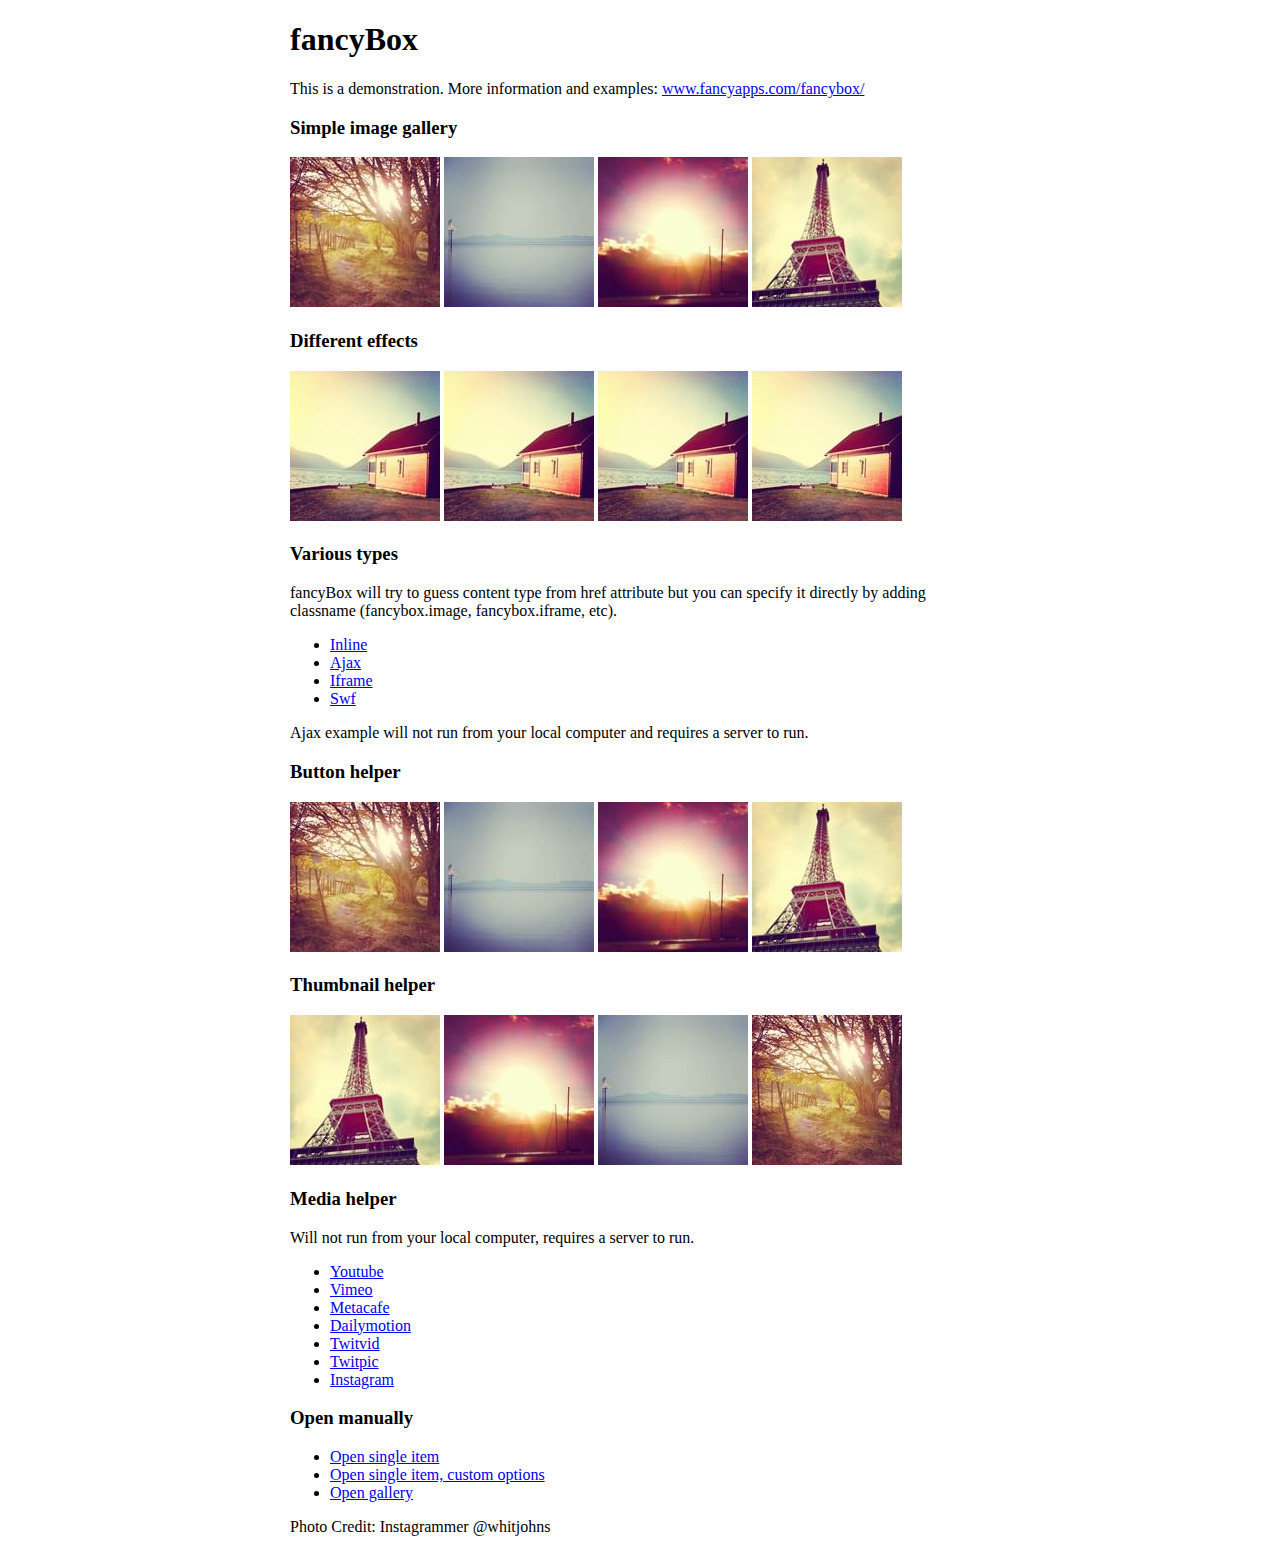
<file: fancybox/demo/index.html>
<!DOCTYPE html>
<html>
<head>
	<title>fancyBox - Fancy jQuery Lightbox Alternative | Demonstration</title>
	<meta http-equiv="Content-Type" content="text/html; charset=UTF-8" />

	<!-- Add jQuery library -->
	<script type="text/javascript" src="../lib/jquery-1.10.1.min.js"></script>

	<!-- Add mousewheel plugin (this is optional) -->
	<script type="text/javascript" src="../lib/jquery.mousewheel-3.0.6.pack.js"></script>

	<!-- Add fancyBox main JS and CSS files -->
	<script type="text/javascript" src="../source/jquery.fancybox.js?v=2.1.5"></script>
	<link rel="stylesheet" type="text/css" href="../source/jquery.fancybox.css?v=2.1.5" media="screen" />

	<!-- Add Button helper (this is optional) -->
	<link rel="stylesheet" type="text/css" href="../source/helpers/jquery.fancybox-buttons.css?v=1.0.5" />
	<script type="text/javascript" src="../source/helpers/jquery.fancybox-buttons.js?v=1.0.5"></script>

	<!-- Add Thumbnail helper (this is optional) -->
	<link rel="stylesheet" type="text/css" href="../source/helpers/jquery.fancybox-thumbs.css?v=1.0.7" />
	<script type="text/javascript" src="../source/helpers/jquery.fancybox-thumbs.js?v=1.0.7"></script>

	<!-- Add Media helper (this is optional) -->
	<script type="text/javascript" src="../source/helpers/jquery.fancybox-media.js?v=1.0.6"></script>

	<script type="text/javascript">
		$(document).ready(function() {
			/*
			 *  Simple image gallery. Uses default settings
			 */

			$('.fancybox').fancybox();

			/*
			 *  Different effects
			 */

			// Change title type, overlay closing speed
			$(".fancybox-effects-a").fancybox({
				helpers: {
					title : {
						type : 'outside'
					},
					overlay : {
						speedOut : 0
					}
				}
			});

			// Disable opening and closing animations, change title type
			$(".fancybox-effects-b").fancybox({
				openEffect  : 'none',
				closeEffect	: 'none',

				helpers : {
					title : {
						type : 'over'
					}
				}
			});

			// Set custom style, close if clicked, change title type and overlay color
			$(".fancybox-effects-c").fancybox({
				wrapCSS    : 'fancybox-custom',
				closeClick : true,

				openEffect : 'none',

				helpers : {
					title : {
						type : 'inside'
					},
					overlay : {
						css : {
							'background' : 'rgba(238,238,238,0.85)'
						}
					}
				}
			});

			// Remove padding, set opening and closing animations, close if clicked and disable overlay
			$(".fancybox-effects-d").fancybox({
				padding: 0,

				openEffect : 'elastic',
				openSpeed  : 150,

				closeEffect : 'elastic',
				closeSpeed  : 150,

				closeClick : true,

				helpers : {
					overlay : null
				}
			});

			/*
			 *  Button helper. Disable animations, hide close button, change title type and content
			 */

			$('.fancybox-buttons').fancybox({
				openEffect  : 'none',
				closeEffect : 'none',

				prevEffect : 'none',
				nextEffect : 'none',

				closeBtn  : false,

				helpers : {
					title : {
						type : 'inside'
					},
					buttons	: {}
				},

				afterLoad : function() {
					this.title = 'Image ' + (this.index + 1) + ' of ' + this.group.length + (this.title ? ' - ' + this.title : '');
				}
			});


			/*
			 *  Thumbnail helper. Disable animations, hide close button, arrows and slide to next gallery item if clicked
			 */

			$('.fancybox-thumbs').fancybox({
				prevEffect : 'none',
				nextEffect : 'none',

				closeBtn  : false,
				arrows    : false,
				nextClick : true,

				helpers : {
					thumbs : {
						width  : 50,
						height : 50
					}
				}
			});

			/*
			 *  Media helper. Group items, disable animations, hide arrows, enable media and button helpers.
			*/
			$('.fancybox-media')
				.attr('rel', 'media-gallery')
				.fancybox({
					openEffect : 'none',
					closeEffect : 'none',
					prevEffect : 'none',
					nextEffect : 'none',

					arrows : false,
					helpers : {
						media : {},
						buttons : {}
					}
				});

			/*
			 *  Open manually
			 */

			$("#fancybox-manual-a").click(function() {
				$.fancybox.open('1_b.jpg');
			});

			$("#fancybox-manual-b").click(function() {
				$.fancybox.open({
					href : 'iframe.html',
					type : 'iframe',
					padding : 5
				});
			});

			$("#fancybox-manual-c").click(function() {
				$.fancybox.open([
					{
						href : '1_b.jpg',
						title : 'My title'
					}, {
						href : '2_b.jpg',
						title : '2nd title'
					}, {
						href : '3_b.jpg'
					}
				], {
					helpers : {
						thumbs : {
							width: 75,
							height: 50
						}
					}
				});
			});


		});
	</script>
	<style type="text/css">
		.fancybox-custom .fancybox-skin {
			box-shadow: 0 0 50px #222;
		}

		body {
			max-width: 700px;
			margin: 0 auto;
		}
	</style>
</head>
<body>
	<h1>fancyBox</h1>

	<p>This is a demonstration. More information and examples: <a href="http://fancyapps.com/fancybox/">www.fancyapps.com/fancybox/</a></p>

	<h3>Simple image gallery</h3>
	<p>
		<a class="fancybox" href="1_b.jpg" data-fancybox-group="gallery" title="Lorem ipsum dolor sit amet"><img src="1_s.jpg" alt="" /></a>

		<a class="fancybox" href="2_b.jpg" data-fancybox-group="gallery" title="Etiam quis mi eu elit temp"><img src="2_s.jpg" alt="" /></a>

		<a class="fancybox" href="3_b.jpg" data-fancybox-group="gallery" title="Cras neque mi, semper leon"><img src="3_s.jpg" alt="" /></a>

		<a class="fancybox" href="4_b.jpg" data-fancybox-group="gallery" title="Sed vel sapien vel sem uno"><img src="4_s.jpg" alt="" /></a>
	</p>

	<h3>Different effects</h3>
	<p>
		<a class="fancybox-effects-a" href="5_b.jpg" title="Lorem ipsum dolor sit amet, consectetur adipiscing elit"><img src="5_s.jpg" alt="" /></a>

		<a class="fancybox-effects-b" href="5_b.jpg" title="Lorem ipsum dolor sit amet, consectetur adipiscing elit"><img src="5_s.jpg" alt="" /></a>

		<a class="fancybox-effects-c" href="5_b.jpg" title="Lorem ipsum dolor sit amet, consectetur adipiscing elit"><img src="5_s.jpg" alt="" /></a>

		<a class="fancybox-effects-d" href="5_b.jpg" title="Lorem ipsum dolor sit amet, consectetur adipiscing elit"><img src="5_s.jpg" alt="" /></a>
	</p>

	<h3>Various types</h3>
	<p>
		fancyBox will try to guess content type from href attribute but you can specify it directly by adding classname (fancybox.image, fancybox.iframe, etc).
	</p>
	<ul>
		<li><a class="fancybox" href="#inline1" title="Lorem ipsum dolor sit amet">Inline</a></li>
		<li><a class="fancybox fancybox.ajax" href="ajax.txt">Ajax</a></li>
		<li><a class="fancybox fancybox.iframe" href="iframe.html">Iframe</a></li>
		<li><a class="fancybox" href="http://www.adobe.com/jp/events/cs3_web_edition_tour/swfs/perform.swf">Swf</a></li>
	</ul>

	<div id="inline1" style="width:400px;display: none;">
		<h3>Etiam quis mi eu elit</h3>
		<p>
			Lorem ipsum dolor sit amet, consectetur adipiscing elit. Etiam quis mi eu elit tempor facilisis id et neque. Nulla sit amet sem sapien. Vestibulum imperdiet porta ante ac ornare. Nulla et lorem eu nibh adipiscing ultricies nec at lacus. Cras laoreet ultricies sem, at blandit mi eleifend aliquam. Nunc enim ipsum, vehicula non pretium varius, cursus ac tortor. Vivamus fringilla congue laoreet. Quisque ultrices sodales orci, quis rhoncus justo auctor in. Phasellus dui eros, bibendum eu feugiat ornare, faucibus eu mi. Nunc aliquet tempus sem, id aliquam diam varius ac. Maecenas nisl nunc, molestie vitae eleifend vel, iaculis sed magna. Aenean tempus lacus vitae orci posuere porttitor eget non felis. Donec lectus elit, aliquam nec eleifend sit amet, vestibulum sed nunc.
		</p>
	</div>

	<p>
		Ajax example will not run from your local computer and requires a server to run.
	</p>

	<h3>Button helper</h3>
	<p>
		<a class="fancybox-buttons" data-fancybox-group="button" href="1_b.jpg"><img src="1_s.jpg" alt="" /></a>

		<a class="fancybox-buttons" data-fancybox-group="button" href="2_b.jpg"><img src="2_s.jpg" alt="" /></a>

		<a class="fancybox-buttons" data-fancybox-group="button" href="3_b.jpg"><img src="3_s.jpg" alt="" /></a>

		<a class="fancybox-buttons" data-fancybox-group="button" href="4_b.jpg"><img src="4_s.jpg" alt="" /></a>
	</p>

	<h3>Thumbnail helper</h3>
	<p>
		<a class="fancybox-thumbs" data-fancybox-group="thumb" href="4_b.jpg"><img src="4_s.jpg" alt="" /></a>

		<a class="fancybox-thumbs" data-fancybox-group="thumb" href="3_b.jpg"><img src="3_s.jpg" alt="" /></a>

		<a class="fancybox-thumbs" data-fancybox-group="thumb" href="2_b.jpg"><img src="2_s.jpg" alt="" /></a>

		<a class="fancybox-thumbs" data-fancybox-group="thumb" href="1_b.jpg"><img src="1_s.jpg" alt="" /></a>
	</p>

	<h3>Media helper</h3>
	<p>
		Will not run from your local computer, requires a server to run.
	</p>

	<ul>
		<li><a class="fancybox-media" href="http://www.youtube.com/watch?v=opj24KnzrWo">Youtube</a></li>
		<li><a class="fancybox-media" href="http://vimeo.com/47480346">Vimeo</a></li>
		<li><a class="fancybox-media" href="http://www.metacafe.com/watch/7635964/">Metacafe</a></li>
		<li><a class="fancybox-media" href="http://www.dailymotion.com/video/xoeylt_electric-guest-this-head-i-hold_music">Dailymotion</a></li>
		<li><a class="fancybox-media" href="http://twitvid.com/QY7MD">Twitvid</a></li>
		<li><a class="fancybox-media" href="http://twitpic.com/7p93st">Twitpic</a></li>
		<li><a class="fancybox-media" href="http://instagr.am/p/IejkuUGxQn">Instagram</a></li>
	</ul>

	<h3>Open manually</h3>
	<ul>
		<li><a id="fancybox-manual-a" href="javascript:;">Open single item</a></li>
		<li><a id="fancybox-manual-b" href="javascript:;">Open single item, custom options</a></li>
		<li><a id="fancybox-manual-c" href="javascript:;">Open gallery</a></li>
	</ul>

	<p>
		Photo Credit: Instagrammer @whitjohns
	</p>
</body>
</html>
</file>
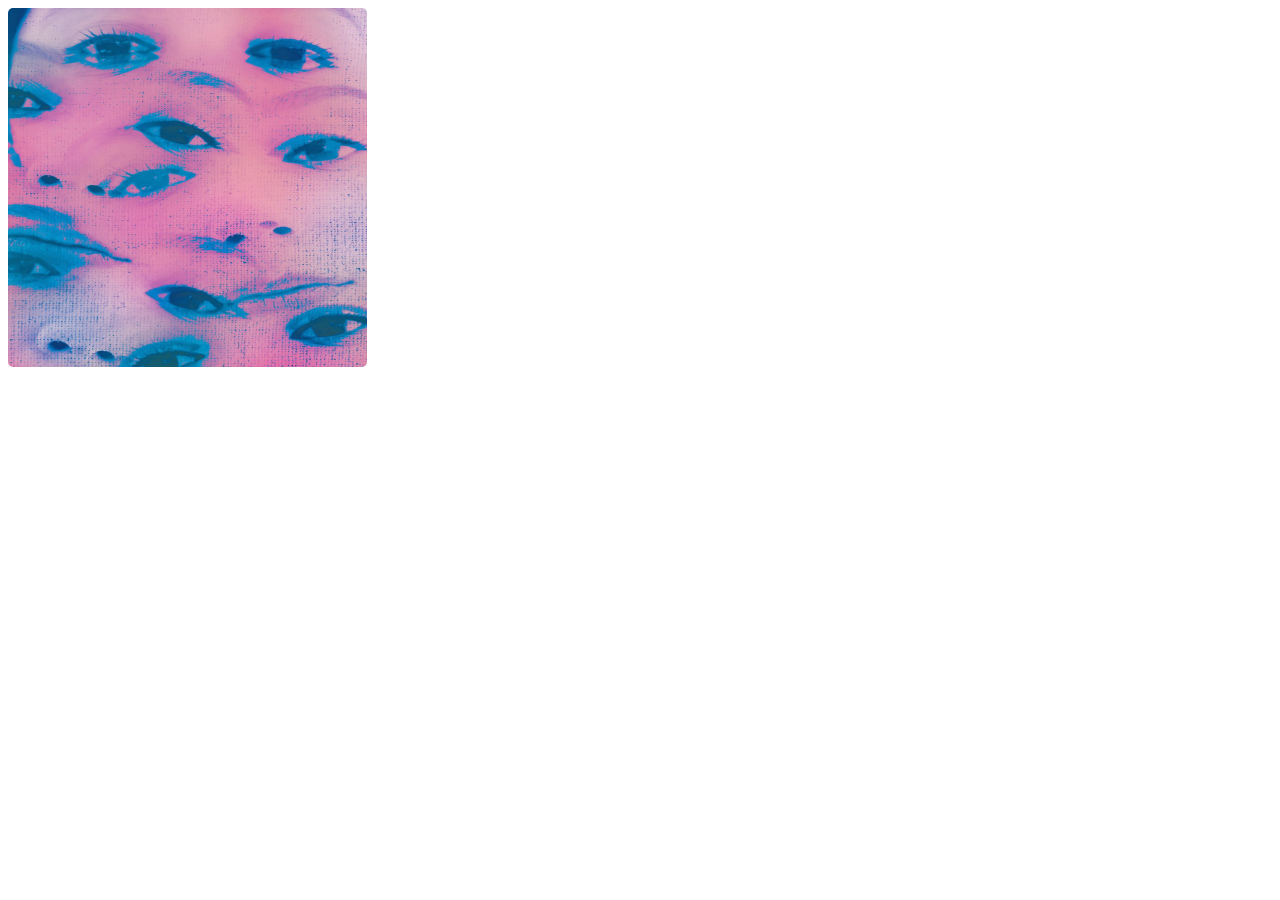
<file: demo.html>
<!DOCTYPE html>
<html>
<head>
<style>
#myImg {
    border-radius: 5px;
    cursor: pointer;
    transition: 0.3s;
}

#myImg:hover {opacity: 0.7;}

/* The Modal (background) */
.modal {
    display: none; /* Hidden by default */
    position: fixed; /* Stay in place */
    z-index: 1; /* Sit on top */
    padding-top: 100px; /* Location of the box */
    left: 0;
    top: 0;
    width: 100%; /* Full width */
    height: 100%; /* Full height */
    overflow: auto; /* Enable scroll if needed */
    background-color: rgb(0,0,0); /* Fallback color */
    background-color: rgba(0,0,0,0.9); /* Black w/ opacity */
}

/* Modal Content (image) */
.modal-content {
    margin: auto;
    display: block;
    width: 80%;
    max-width: 700px;
}

/* Caption of Modal Image */
#caption {
    margin: auto;
    display: block;
    width: 80%;
    max-width: 700px;
    text-align: center;
    color: #ccc;
    padding: 10px 0;
    height: 150px;
}

/* Add Animation */
.modal-content, #caption {
    -webkit-animation-name: zoom;
    -webkit-animation-duration: 0.6s;
    animation-name: zoom;
    animation-duration: 0.6s;
}

@-webkit-keyframes zoom {
    from {-webkit-transform:scale(0)}
    to {-webkit-transform:scale(1)}
}

@keyframes zoom {
    from {transform:scale(0)}
    to {transform:scale(1)}
}

/* The Close Button */
.close {
    position: absolute;
    top: 15px;
    right: 35px;
    color: #f1f1f1;
    font-size: 40px;
    font-weight: bold;
    transition: 0.3s;
}

.close:hover,
.close:focus {
    color: #bbb;
    text-decoration: none;
    cursor: pointer;
}

/* 100% Image Width on Smaller Screens */
@media only screen and (max-width: 700px){
    .modal-content {
        width: 100%;
    }
}
</style>
</head>
<body>


<img id="myImg" src="photos/eyes.jpg" alt="My Eyes by me" width="359" height="359">

<!-- The Modal -->
<div id="myModal" class="modal">
  <span class="close">×</span>
  <img class="modal-content" id="img01">
  <div id="caption"></div>
</div>

<script>
// Get the modal
var modal = document.getElementById('myModal');

// Get the image and insert it inside the modal - use its "alt" text as a caption
var img = document.getElementById('myImg');
var modalImg = document.getElementById("img01");
var captionText = document.getElementById("caption");
img.onclick = function(){
    modal.style.display = "block";
    modalImg.src = this.src;
    captionText.innerHTML = this.alt;
}

// Get the <span> element that closes the modal
var span = document.getElementsByClassName("close")[0];

// When the user clicks on <span> (x), close the modal
span.onclick = function() {
    modal.style.display = "none";
}
</script>

</body>
</html>
</file>
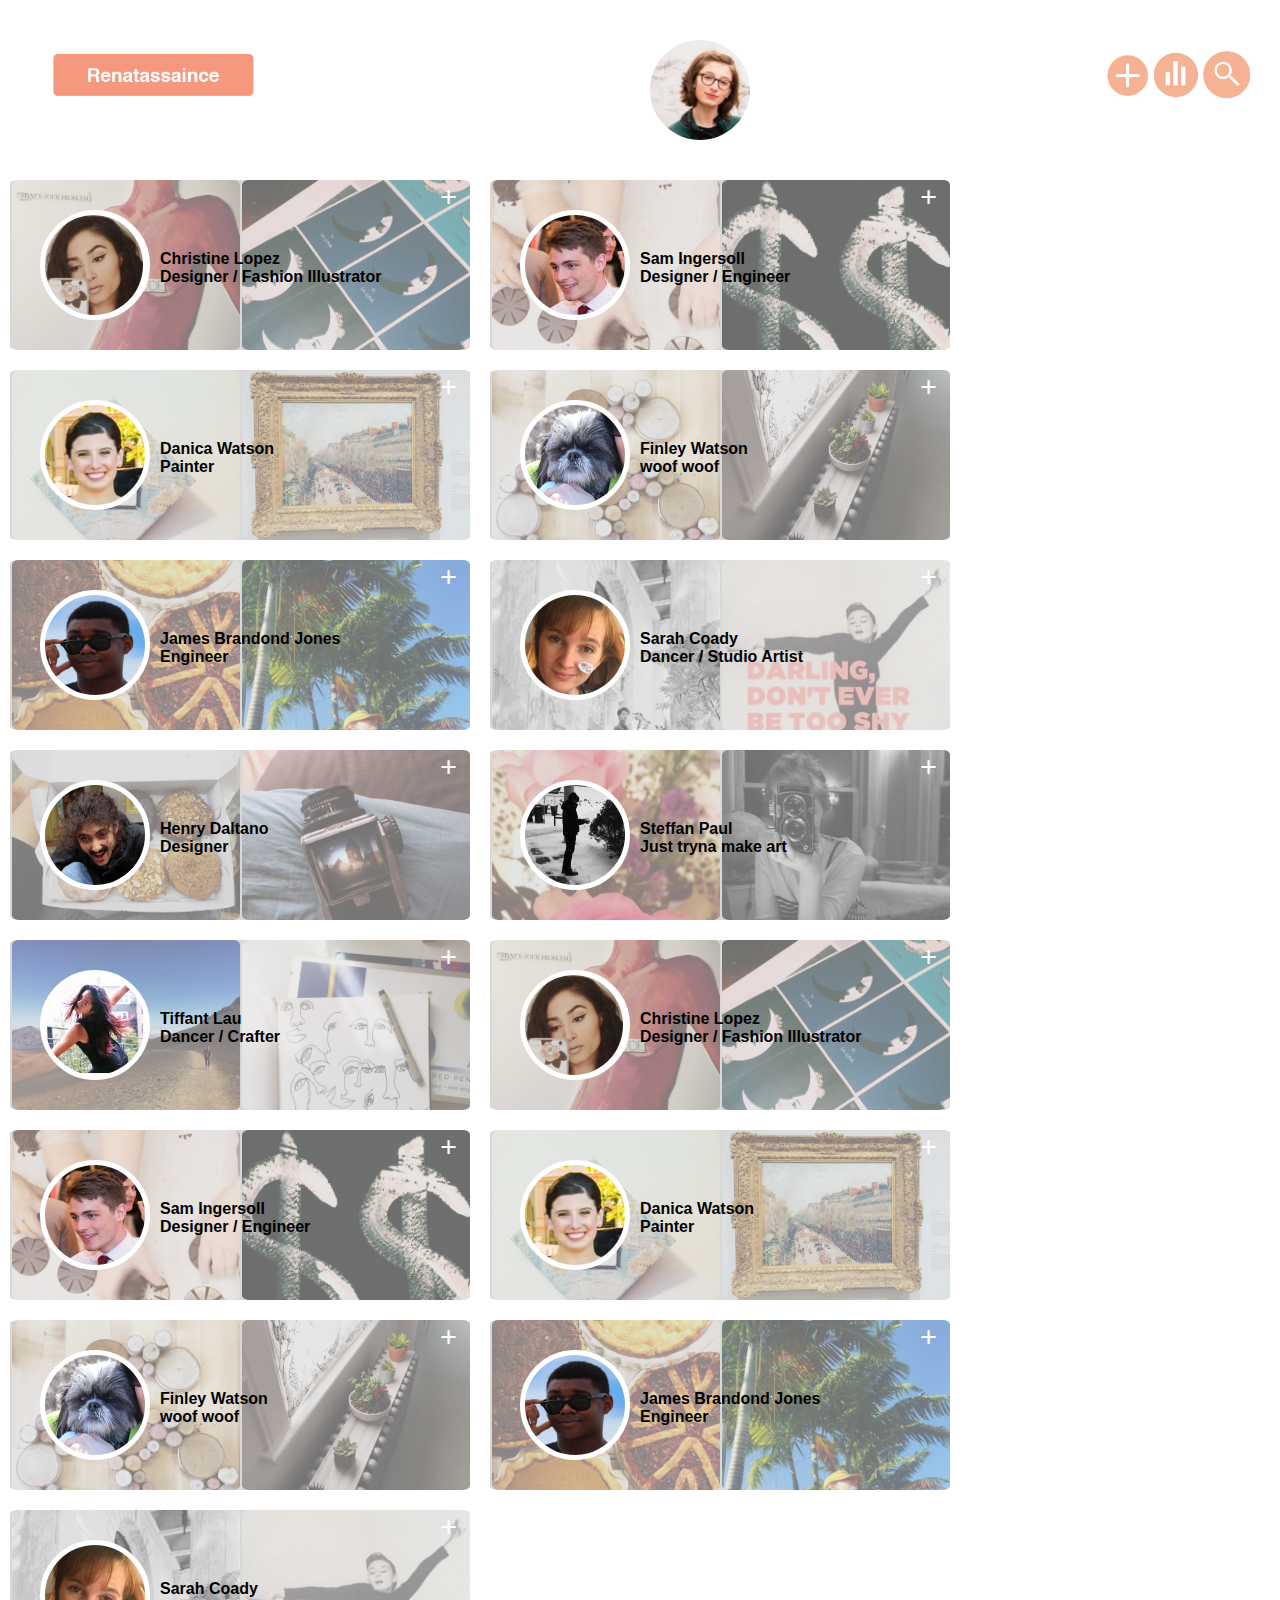
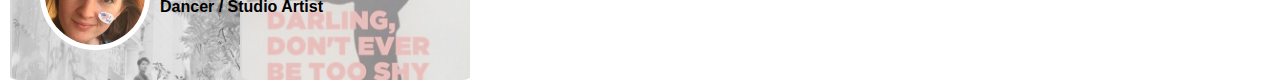
<file: discover.html>
<!DOCTYPE html>
<html>
  <head>
    <meta charset="utf-8">
    <title>Discover more</title>
    <link rel="stylesheet" href="discover.css">
  </head>
  <body>


    <a href="dashboard.html"><div class="me"></div></a>
    <a href= "index.html"><div class="home_button"></div></a>

    <div class="people">



      <div id="rectangle"><p>Christine Lopez <br> Designer / Fashion Illustrator</br>
        <div id="profile"><img class="christine_profile" src="photos/christine.jpg" height="100%;">

        <style media="screen">
          .christine_profile{
            border-radius: 50%;
          }
        </style></div>
        <p2>+</p2>
        <div id="artwork1"></div>
        <div id="artwork2"></div>

      </div>



      <div id="rectangle"><p>Sam Ingersoll <br> Designer / Engineer</br></p>
        <div id="profile"><img class="sam_profile" src="photos/sam.jpg" height="100px" width="100px">
          <style media="screen">
            .sam_profile{
              border-radius: 50%;
            }
          </style>
        </div>
        <p2>+</p2>
        <div id="artwork3"></div>
        <div id="artwork4"></div>

      </div>


      <div id="rectangle"><p>Danica Watson <br> Painter</br></p>
        <div id="profile"><img class="danica_profile" src="photos/danica.jpg" height="100px" width="100px">
          <style media="screen">
            .danica_profile{
              border-radius: 50%;
            }
          </style></div>
          <p2>+</p2>
        <div id="artwork5"></div>
        <div id="artwork6"></div>

      </div>

      <div id="rectangle"><p>Finley Watson <br> woof woof </br></p>
        <div id="profile"><img class="finley_profile" src="photos/finley.jpg" height="100px" width="100px">
          <style media="screen">
            .finley_profile{
              border-radius: 50%;
            }
          </style></div>
          <p2>+</p2>
        <div id="artwork7"></div>
        <div id="artwork8"></div>

      </div>

      <div id="rectangle"><p>James Brandond Jones <br>Engineer</br></p>

        <div id="profile"><img class="james_profile" src="photos/james.jpg" height="100px" width="100px"></div>
        <p2>+</p2>
        <div id="artwork9"></div>
        <div id="artwork10"></div>

      </div>

      <div id="rectangle"><p>Sarah Coady <br> Dancer / Studio Artist</br></p>
        <div id="profile"><img class="sarah_profile" src="photos/sarah.jpg" height="100px" width="100px"></div>
        <p2>+</p2>
        <div id="artwork11"></div>
        <div id="artwork12"></div>

      </div>

      <div id="rectangle"><p>Henry Daltano <br> Designer</br></p>
        <div id="profile"><img class="henry_profile" src="photos/henry.jpg" height="100px" width="100px"></div>
        <p2>+</p2>
        <div id="artwork13"></div>
        <div id="artwork14"></div>

      </div>

      <div id="rectangle"><p>Steffan Paul <br> Just tryna make art</br></p>
        <div id="profile"><img class="steffan_profile" src="photos/steffan.jpg" height="100px" width="100px"></div>
        <p2>+</p2>
        <div id="artwork15"></div>
        <div id="artwork16"></div>

      </div>

      <div id="rectangle"><p>Tiffant Lau <br> Dancer / Crafter</br></p>
          <div id="profile"><img class="tiffany_profile" src="photos/tiffany.jpg" height="100px" width="100px"></div>
          <p2>+</p2>
          <div id="artwork17"></div>
          <div id="artwork18"></div>
        </div>
        <div id="rectangle"><p>Christine Lopez <br> Designer / Fashion Illustrator</br>
          <div id="profile"><img class="christine_profile" src="photos/christine.jpg" height="100%;">

          <style media="screen">
            .christine_profile{
              border-radius: 50%;
            }
          </style></div>
          <p2>+</p2>
          <div id="artwork1"></div>
          <div id="artwork2"></div>

        </div>



        <div id="rectangle"><p>Sam Ingersoll <br> Designer / Engineer</br></p>
          <div id="profile"><img class="sam_profile" src="photos/sam.jpg" height="100px" width="100px">
            <style media="screen">
              .sam_profile{
                border-radius: 50%;
              }
            </style>
          </div>
          <p2>+</p2>
          <div id="artwork3"></div>
          <div id="artwork4"></div>

        </div>


        <div id="rectangle"><p>Danica Watson <br> Painter</br></p>
          <div id="profile"><img class="danica_profile" src="photos/danica.jpg" height="100px" width="100px">
            <style media="screen">
              .danica_profile{
                border-radius: 50%;
              }
            </style></div>
            <p2>+</p2>
          <div id="artwork5"></div>
          <div id="artwork6"></div>

        </div>

        <div id="rectangle"><p>Finley Watson <br> woof woof </br></p>
          <div id="profile"><img class="finley_profile" src="photos/finley.jpg" height="100px" width="100px">
            <style media="screen">
              .finley_profile{
                border-radius: 50%;
              }
            </style></div>
            <p2>+</p2>
          <div id="artwork7"></div>
          <div id="artwork8"></div>

        </div>

        <div id="rectangle"><p>James Brandond Jones <br>Engineer</br></p>

          <div id="profile"><img class="james_profile" src="photos/james.jpg" height="100px" width="100px"></div>
          <p2>+</p2>
          <div id="artwork9"></div>
          <div id="artwork10"></div>

        </div>
        <div id="rectangle"><p>Sarah Coady <br> Dancer / Studio Artist</br></p>
          <div id="profile"><img class="sarah_profile" src="photos/sarah.jpg" height="100px" width="100px"></div>
          <p2>+</p2>
          <div id="artwork11"></div>
          <div id="artwork12"></div>

        </div>
    </div>

    <div class="icons">
      <a href="upload.html"><div id="upload"></div></a>
      <a href="graph.html"><div id="graph"></div></a>
      <a href="discover.html"><div id="discover"></div></a>
      <!-- <a href="share.html"><div id="share"></div></a> -->
    </div>

  </body>
</html>
</file>
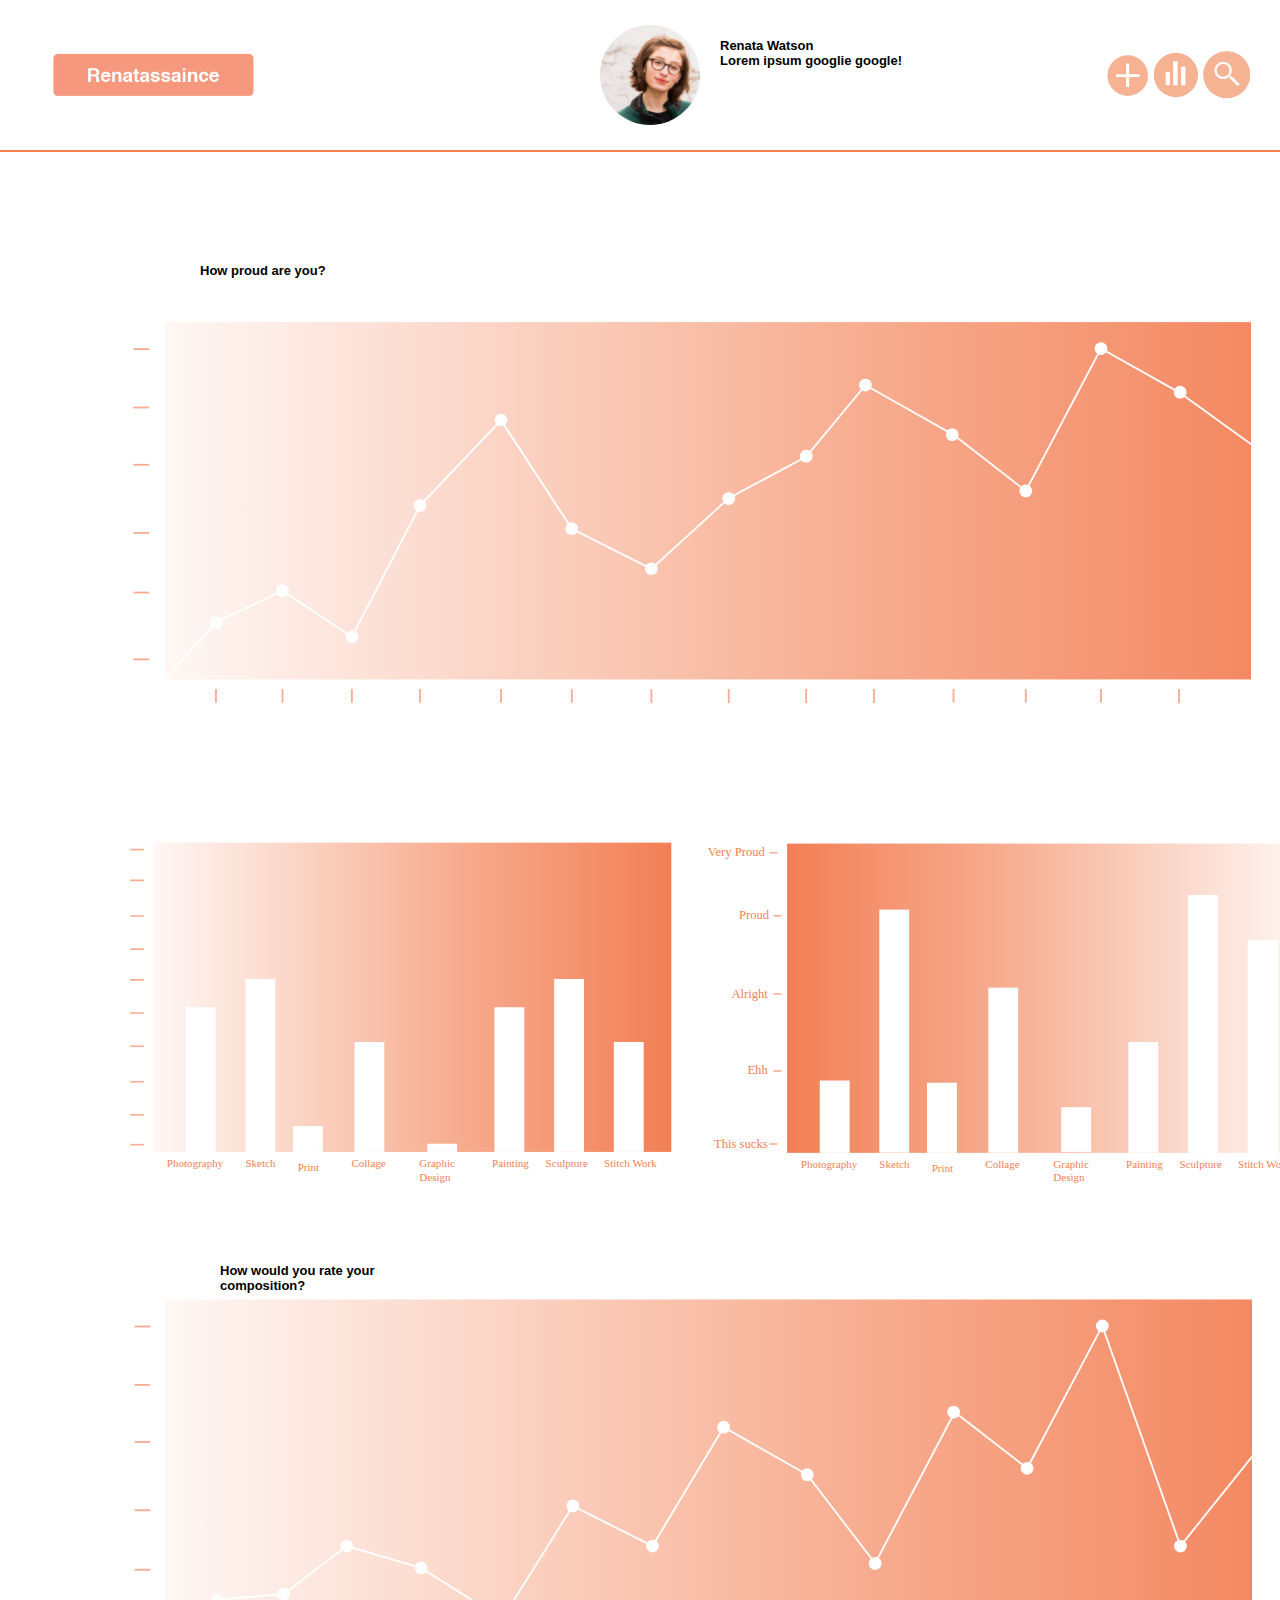
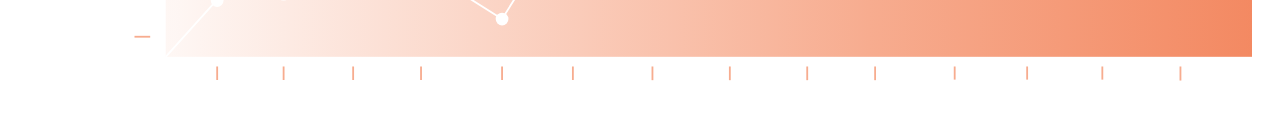
<file: graph.html>
<!DOCTYPE html>
<html>
  <head>
    <meta charset="utf-8">
    <title>Your progress</title>
    <link rel="stylesheet" href="graph.css">
  </head>
  <body>
    <div class="whitebar"></div>
    <a href= "index.html"><div class="home_button"></div></a>
    <a href="dashboard.html"><div class="profilepic"><p>Renata Watson <br>Lorem ipsum googlie google!</br></p></div></a>

    <div class="icons">
      <a href="upload.html"><div id="upload"></div></a>
      <a href="graph.html"><div id="graph"></div></a>
      <a href="discover.html"><div id="discover"></div></a>
      <!-- <a href="share.html"><div id="share"></div></a> -->
    </div>
    <div id="line"></div>

  <div class="graphs">
    <div class="graph1"><p>How proud are you?</p></div>
    <div class="graph2"><p>How would you rate your composition?</p></div>
    <div class="graph4"></div>

</div>
  </body>
</html>
</file>
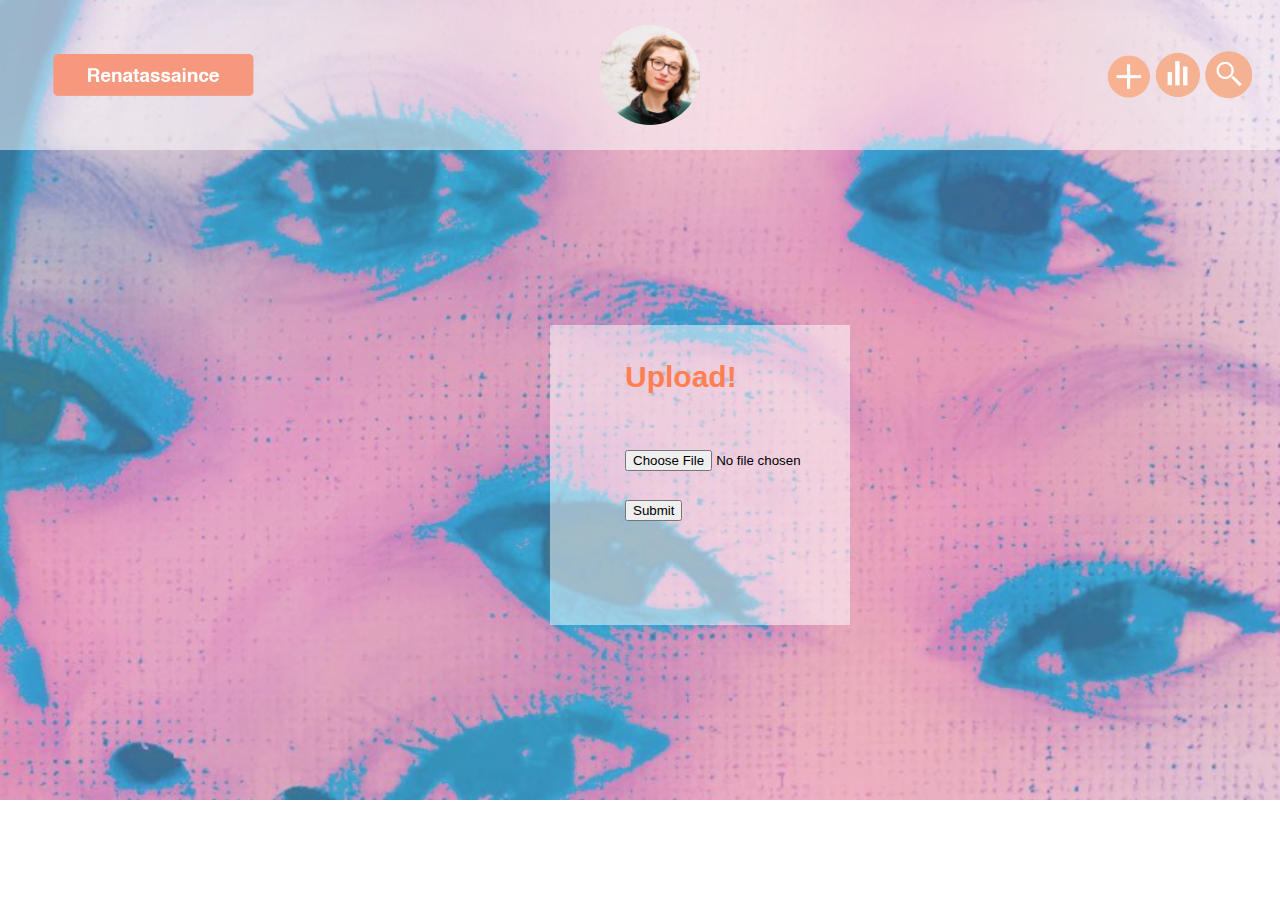
<file: upload.html>
<!DOCTYPE html>
<html>
  <head>
    <meta charset="utf-8">
    <title>Upload</title>
    <link rel="stylesheet" href="upload.css">

  </head>
  <body>
    <div class="background"></div>
    <div class="whitebar"></div>
    <a href= "index.html"><div class="home_button"></div></a>
    <a href="dashboard.html"><div class="profilepic"></div></a>

    <div class="icons">
      <a href="upload.html"><div id="upload"></div></a>
      <a href="graph.html"><div id="graph"></div></a>
      <a href="discover.html"><div id="discover"></div></a>
      <!-- <a href="share.html"><div id="share"></div></a> -->
    </div>

    <form  method="post" enctype="multipart/form-data">
    <!--    Filename: <input type="text" name="filename" id="filename"><br><br>-->
        <input type="file" name="file_to_upload" id="file_to_upload"><br><br>
        <a href="upload_2.html"><button type="button"id="submit">Submit</button></a>
    </form>
    <div id="background2"></div>
    <div id="text">Upload!</div>
<!--
action="demo_mamp.php" -->

  </body>
</html>
</file>
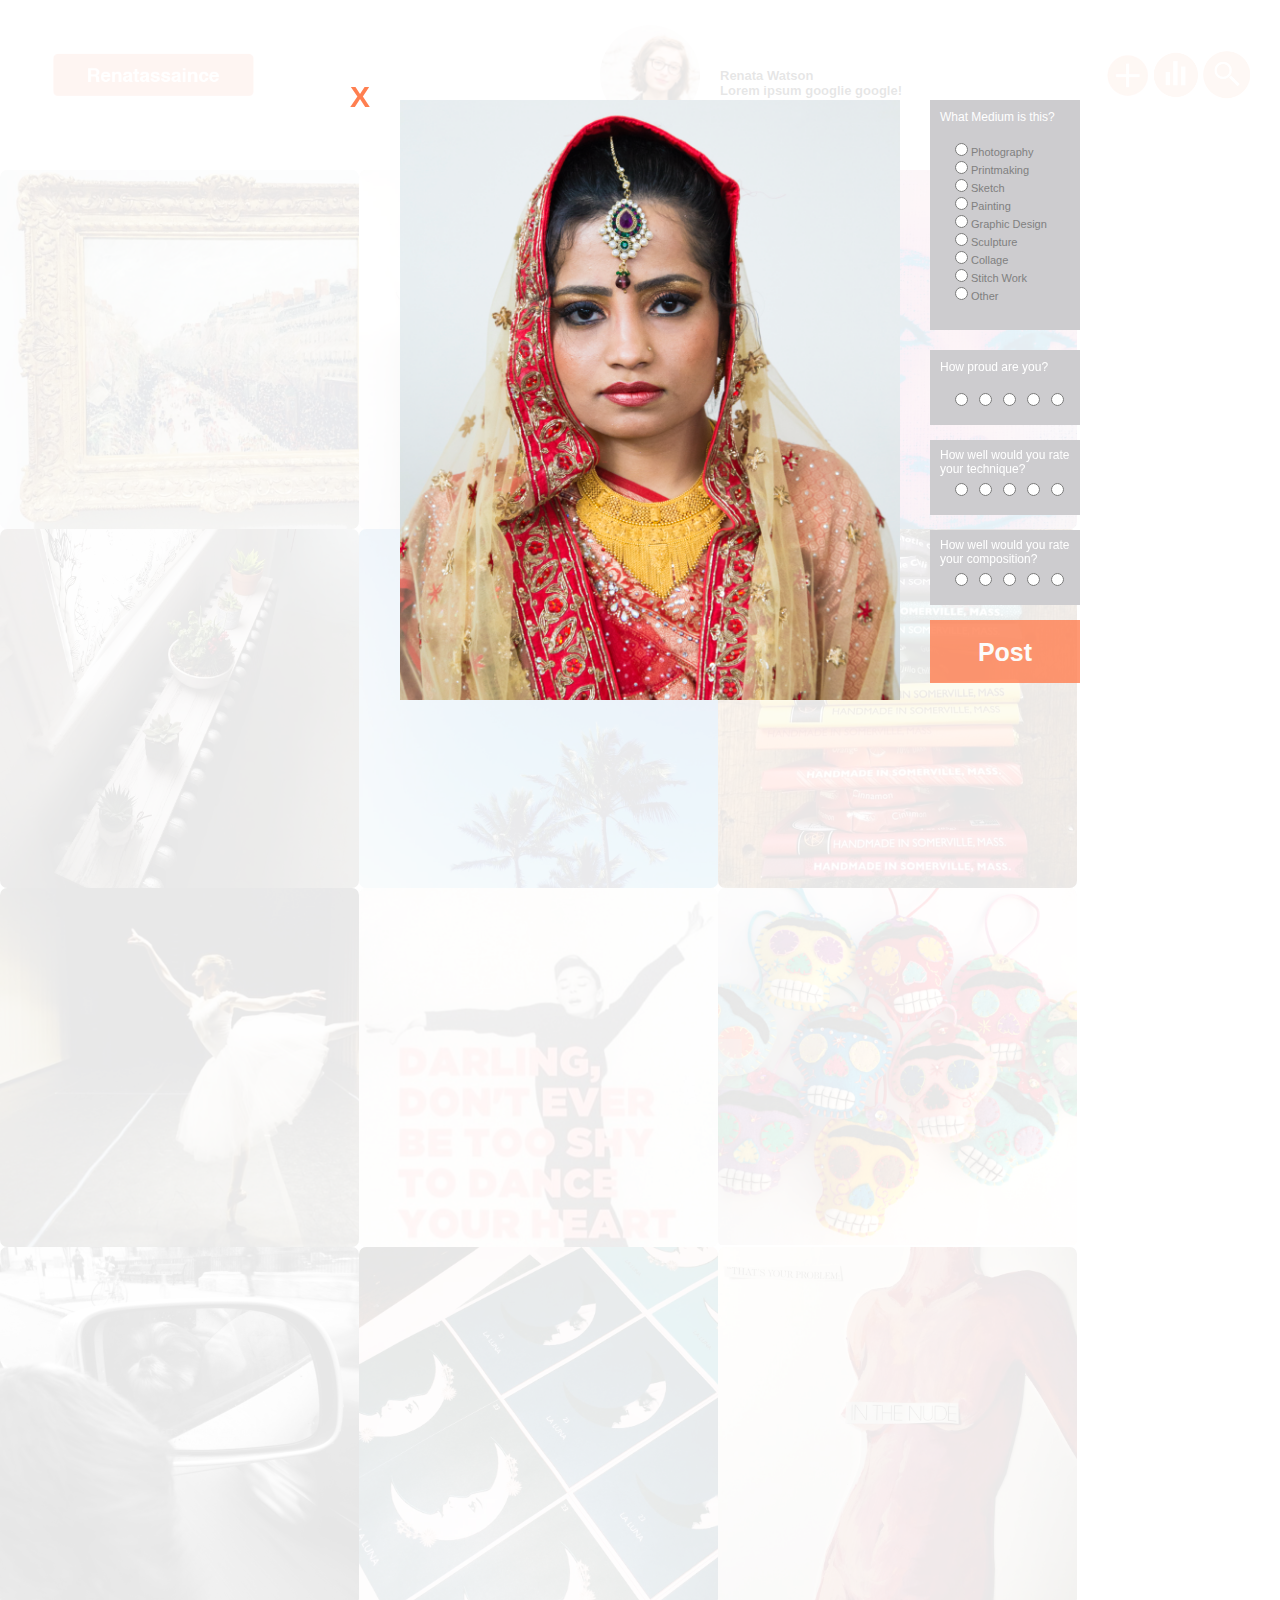
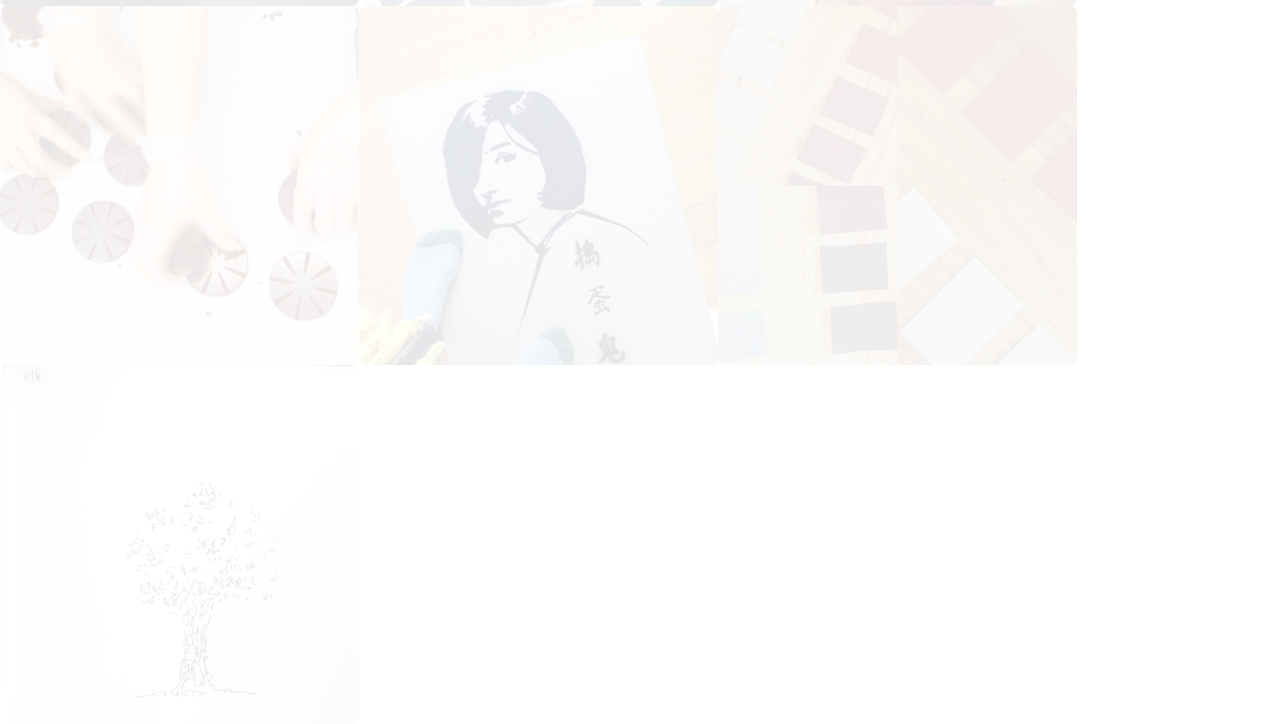
<file: upload_2.html>
<!DOCTYPE html>
<html>
  <head>
    <meta charset="utf-8">
    <title>Upload</title>
    <link rel="stylesheet" href="upload_2.css">
  </head>
  <body>
    <div class="image"></div>
    <a href="upload.html"><div class="close">X</div></a>
    <div id="Q1_text">What Medium is this?</div>
    <div class="Q1">
      <div id="buttons">
        <input type="radio">Photography</input><br>
        <input type="radio">Printmaking</input><br>
        <input type="radio">Sketch</input><br>
        <input type="radio">Painting</input><br>
        <input type="radio">Graphic Design</input><br>
        <input type="radio">Sculpture</input><br>
        <input type="radio">Collage</input><br>
        <input type="radio">Stitch Work</input><br>
        <input type="radio">Other</input>
      </div>
    </div>
    <div id="Q2_text">How proud are you?</div>
    <div class="Q2">
      <div id="buttons2">
        <input type="radio"></input>
        <input type="radio"></input>
        <input type="radio"></input>
        <input type="radio"></input>
        <input type="radio"></input>
      </div>
    </div>
    <div id="Q3_text">How well would you rate<br> your technique?</div>
    <div class="Q3"><div id="buttons2">
      <input type="radio"></input>
      <input type="radio"></input>
      <input type="radio"></input>
      <input type="radio"></input>
      <input type="radio"></input>
    </div></div>
    <div id="Q4_text">How well would you rate<br> your composition?</div>
    <div class="Q4"><div id="buttons2">
      <input type="radio"></input>
      <input type="radio"></input>
      <input type="radio"></input>
      <input type="radio"></input>
      <input type="radio"></input>
    </div></div>
    <a href="dashboard_2.html"><div id="submit">Post</div></a>











<div class="god">
    <div class="whitebar"></div>
    <a href= "index.html"><div class="home_button"></div></a>
    <a href="dashboard.html"><div class="profilepic"><p>Renata Watson <br>Lorem ipsum googlie google!</br></p></div></a>

    <div class="icons">
      <a href="upload.html"><div id="upload"></div></a>
      <a href="graph.html"><div id="graph"></div></a>
      <a href="discover.html"><div id="discover"></div></a>
      <!-- <a href="share.html"><div id="share"></div></a> -->
    </div>

    <div class="pictures">


      <a class="fancybox" rel="group" href="photos/painting.jpg"><div id="painting"></div></a>

      <a class="fancybox" rel="group" href="photos/sketch.jpg"><div id="sketch"></div></a>

      <a class="fancybox" rel="group" href="photos/eyes.jpg"><div id="eyes"></div></a>

      <a class="fancybox" rel="group" href="photos/plants.jpg"><div id="plants"></div></a>

      <a class="fancybox" rel="group" href="photos/plam.jpg"><div id="palm"></div></a>

      <a class="fancybox" rel="group" href="photos/taza.jpg"><div id="taza"></div></a>

      <a class="fancybox" rel="group" href="photos/ballet.jpg"><div id="ballet"></div></a>

      <a class="fancybox" rel="group" href="photos/dance.jpg"><div id="dance"></div></a>

      <a class="fancybox" rel="group" href="photos/felt.jpg"><div id="felt"></div></a>

      <a class="fancybox" rel="group" href="photos/finley_window.jpg"><div id="finley_window"></div></a>

      <a class="fancybox" rel="group" href="photos/moon.jpg"><div id="moon"></div></a>

      <a class="fancybox" rel="group" href="photos/nude.jpg"><div id="nude"></div></a>

      <a class="fancybox" rel="group" href="photos/hands.jpg"><div id="hands"></div></a>

      <a class="fancybox" rel="group" href="photos/face.jpg"><div id="face"></div></a>

      <a class="fancybox" rel="group" href="photos/color.jpg"><div id="color"></div></a>

      <a class="fancybox" rel="group" href="photos/tree.jpg"><div id="tree"></div></a>

    </div>


  </body>
</html>
</file>
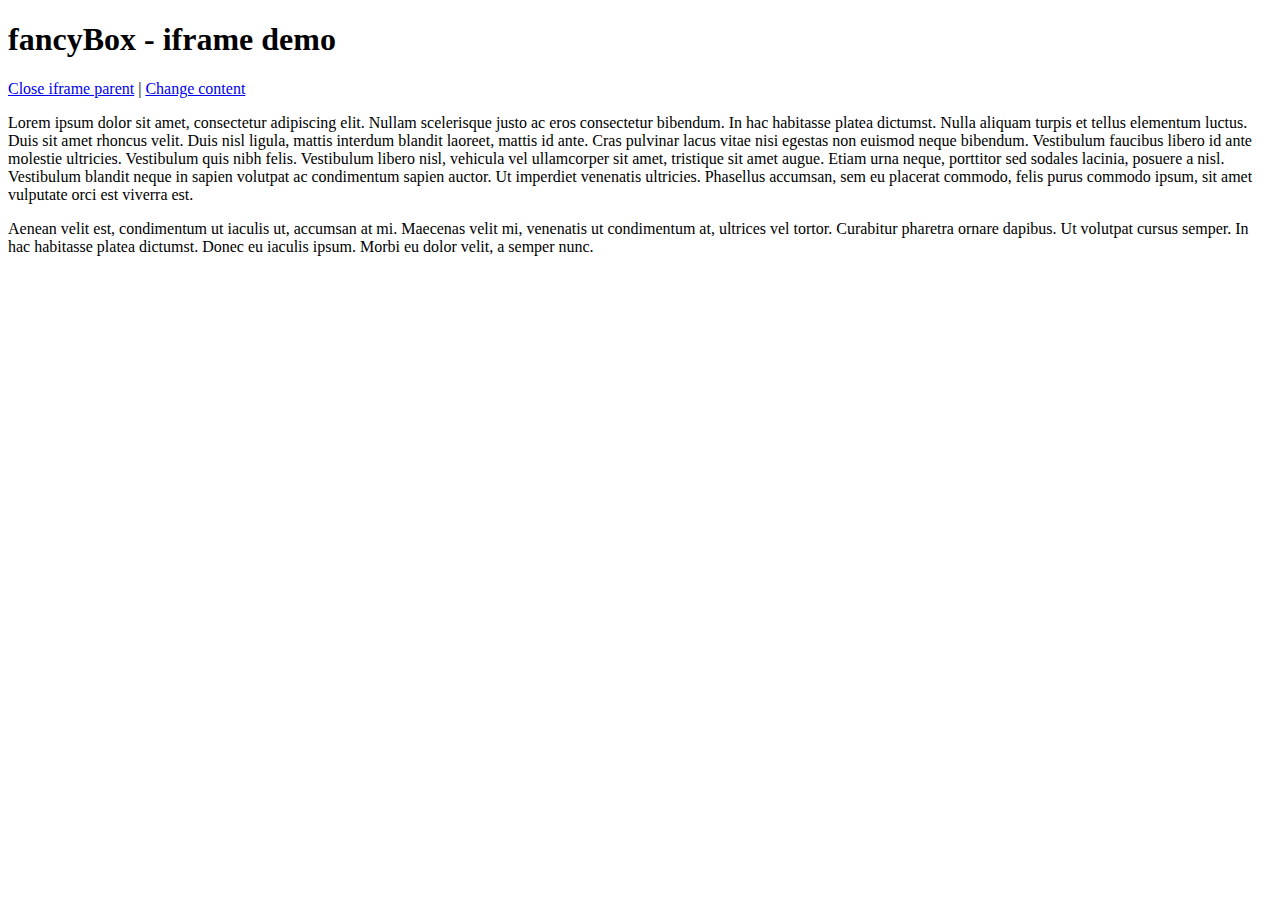
<file: fancybox/demo/iframe.html>
<!DOCTYPE html>
<html>
<head>
	<title>fancyBox - iframe demo</title>
	<meta http-equiv="Content-Type" content="text/html; charset=UTF-8" />
</head>
<body>
	<h1>fancyBox - iframe demo</h1>

	<p>
		<a href="javascript:parent.jQuery.fancybox.close();">Close iframe parent</a>

		|

		<a href="javascript:parent.jQuery.fancybox.open({href : '1_b.jpg', title : 'My title'});">Change content</a>
	</p>

	<p>
		Lorem ipsum dolor sit amet, consectetur adipiscing elit. Nullam scelerisque justo ac eros consectetur bibendum. In hac habitasse platea dictumst. Nulla aliquam turpis et tellus elementum luctus. Duis sit amet rhoncus velit. Duis nisl ligula, mattis interdum blandit laoreet, mattis id ante. Cras pulvinar lacus vitae nisi egestas non euismod neque bibendum. Vestibulum faucibus libero id ante molestie ultricies. Vestibulum quis nibh felis. Vestibulum libero nisl, vehicula vel ullamcorper sit amet, tristique sit amet augue. Etiam urna neque, porttitor sed sodales lacinia, posuere a nisl. Vestibulum blandit neque in sapien volutpat ac condimentum sapien auctor. Ut imperdiet venenatis ultricies. Phasellus accumsan, sem eu placerat commodo, felis purus commodo ipsum, sit amet vulputate orci est viverra est.
	</p>

	<p>
		Aenean velit est, condimentum ut iaculis ut, accumsan at mi. Maecenas velit mi, venenatis ut condimentum at, ultrices vel tortor. Curabitur pharetra ornare dapibus. Ut volutpat cursus semper. In hac habitasse platea dictumst. Donec eu iaculis ipsum. Morbi eu dolor velit, a semper nunc.
	</p>
</body>
</html>
</file>
<file: discover.css>
body{
  margin: auto 0;
}
.me{
  height: 100px;
  width: 100px;
  border-radius: 50%;
  /*background-color: red;*/
  background-image: url('photos/profile.jpg');
  background-size: cover;
  position: absolute;
  left: 650px;
  top: 40px;
}

p2{
  font-size: 30px;
  z-index: 200;
  position: absolute;
  /*left: 440px;*/
  padding-left: 430px;
  font-weight:bolder;
  color: white;
}

/*p2:hover{
  -webkit-transform: rotate(360deg);
        transform: rotate(360deg);
}*/


.people{
  /*background-color: red;*/
  width: 100%;
  height: 600px;
  top: 170px;

  position: absolute;

}

#rectangle{
  height: 170px;
  width: 460px;
  background-color: rgb(217, 216, 216);
  float: left;
  border-radius: 2%;
  margin: 10px;
}

#profile{
  height: 100px;
  width: 100px;
  border-radius: 50%;
  border-style:solid;
  border-color: white;
  border-width: 5px;
  background-color: white;
  margin-top: 30px;
  margin-left: 30px;
  position: absolute;
  background-size: cover;
  z-index: 100;
}

#artwork1{
  background-color: red;
  height: 170px;
  width: 228px;
  z-index: 100;
  float: left;
  margin-left: 2px;
  border-radius: 3%;
  background-image: url('photos/nude.jpg');
  background-size: cover;
  opacity: .5;
}
#artwork2{
  background-color: red;
  height: 170px;
  width: 228px;
  z-index: 100;
  float: left;
  margin-left: 2px;
  border-radius: 3%;
  background-image: url('photos/moon.jpg');
  background-size: cover;
  opacity: .5;
}

#artwork3{
  background-color: red;
  height: 170px;
  width: 228px;
  z-index: 100;
  float: left;
  margin-left: 2px;
  border-radius: 3%;
  background-image: url('photos/hands.jpg');
  background-size: cover;
  opacity: .5;
}
#artwork4{
  background-color: red;
  height: 170px;
  width: 228px;
  z-index: 100;
  float: left;
  margin-left: 2px;
  border-radius: 3%;
  background-image: url('photos/money.jpg');
  background-size: cover;
  opacity: .5;
}
#artwork5{
  background-color: red;
  height: 170px;
  width: 228px;
  z-index: 100;
  float: left;
  margin-left: 2px;
  border-radius: 3%;
  background-image: url('photos/cap.jpg');
  background-size: cover;
  opacity: .5;
}
#artwork6{
  background-color: red;
  height: 170px;
  width: 228px;
  z-index: 100;
  float: left;
  margin-left: 2px;
  border-radius: 3%;
  background-image: url('photos/painting.jpg');
  background-size: cover;
  opacity: .5;
}
#artwork7{
  background-color: red;
  height: 170px;
  width: 228px;
  z-index: 100;
  float: left;
  margin-left: 2px;
  border-radius: 3%;
  background-image: url('photos/wood.jpg');
  background-size: cover;
  opacity: .5;
}
#artwork8{
  background-color: red;
  height: 170px;
  width: 228px;
  z-index: 100;
  float: left;
  margin-left: 2px;
  border-radius: 3%;
  background-image: url('photos/plants.jpg');
  background-size: cover;
  opacity: .5;
}
#artwork9{
  background-color: red;
  height: 170px;
  width: 228px;
  z-index: 100;
  float: left;
  margin-left: 2px;
  border-radius: 3%;
  background-image: url('photos/pie.jpg');
  background-size: cover;
  opacity: .5;
}
#artwork10{
  background-color: red;
  height: 170px;
  width: 228px;
  z-index: 100;
  float: left;
  margin-left: 2px;
  border-radius: 3%;
  background-image: url('photos/me.jpg');
  background-size: cover;
  opacity: .5;
}
#artwork11{
  background-color: red;
  height: 170px;
  width: 228px;
  z-index: 100;
  float: left;
  margin-left: 2px;
  border-radius: 3%;
  background-image: url('photos/me_2.jpg');
  background-size: cover;
  opacity: .5;
}
#artwork12{
  background-color: red;
  height: 170px;
  width: 228px;
  z-index: 100;
  float: left;
  margin-left: 2px;
  border-radius: 3%;
  background-image: url('photos/dance.jpg');
  background-size: cover;
  opacity: .5;
}
#artwork13{
  background-color: red;
  height: 170px;
  width: 228px;
  z-index: 100;
  float: left;
  margin-left: 2px;
  border-radius: 3%;
  background-image: url('photos/donut.jpg');
  background-size: cover;
  opacity: .5;
}
#artwork14{
  background-color: red;
  height: 170px;
  width: 228px;
  z-index: 100;
  float: left;
  margin-left: 2px;
  border-radius: 3%;
  background-image: url('photos/hassy.jpg');
  background-size: cover;
  opacity: .5;
}
#artwork15{
  background-color: red;
  height: 170px;
  width: 228px;
  z-index: 100;
  float: left;
  margin-left: 2px;
  border-radius: 3%;
  background-image: url('photos/flower.jpg');
  background-size: cover;
  opacity: .5;
}
#artwork16{
  background-color: red;
  height: 170px;
  width: 228px;
  z-index: 100;
  float: left;
  margin-left: 2px;
  border-radius: 3%;
  background-image: url('photos/klara.jpg');
  background-size: cover;
  opacity: .5;
}
#artwork17{
  background-color: red;
  height: 170px;
  width: 228px;
  z-index: 100;
  float: left;
  margin-left: 2px;
  border-radius: 3%;
  background-image: url('photos/vol.jpg');
  background-size: cover;
  opacity: .5;
}
#artwork18{
  background-color: red;
  height: 170px;
  width: 228px;
  z-index: 100;
  float: left;
  margin-left: 2px;
  border-radius: 3%;
  background-image: url('photos/sketch.jpg');
  background-size: cover;
  opacity: .5;
}

#artwork1:hover{
  opacity: 1;
}
#artwork2:hover{
  opacity: 1;
}
#artwork3:hover{
  opacity: 1;
}
#artwork4:hover{
  opacity: 1;
}
#artwork5:hover{
  opacity: 1;
}
#artwork6:hover{
  opacity: 1;
}
#artwork7:hover{
  opacity: 1;
}
#artwork8:hover{
  opacity: 1;
}
#artwork9:hover{
  opacity: 1;
}
#artwork10:hover{
  opacity: 1;
}
#artwork12:hover{
  opacity: 1;
}
#artwork13:hover{
  opacity: 1;
}
#artwork14:hover{
  opacity: 1;
}
#artwork15:hover{
  opacity: 1;
}
#artwork16:hover{
  opacity: 1;
}
#artwork17:hover{
  opacity: 1;
}
#artwork18:hover{
  opacity: 1;
}

p{
    font-family: sans-serif;
    font-size: 16px;
    font-weight: bold;
    margin-left: 150px;
    margin-top: 70px;
    z-index: 10;
    color: black;
    position: absolute;
}

.icons{
  /*background-color: pink;*/
  height: 50px;
  width: 200px;
  left: 1100px;
  top: 50px;
  /*position: fixed;*/
  z-index: 10001;
  position: absolute;
}

.home_button{
  height: 50px;
  width: 210px;
  background-image: url('photos/home.png');
  background-size: cover;
  z-index: 12000;
  /*position: fixed;*/
  position: absolute;
  top: 50px;
  left: 50px;
}

#upload{
  height: 50px;
  width: 50px;
  background-image: url('photos/upload.jpg');
  background-size: cover;
  z-index: 10001;
  float: left;
}
#graph{
  height: 50px;
  width: 50px;
  background-image: url('photos/graph.jpg');
  background-size: cover;
  z-index: 10001;
  float: left;
}
#discover{
  height: 50px;
  width: 50px;
  background-image: url('photos/discover.jpg');
  background-size: cover;
  z-index: 10001;
  float: left;
}
/*#share{
  height: 50px;
  width: 50px;
  background-image: url('photos/share.jpg');
  background-size: cover;
  z-index: 10001;
  float: left;
}*/

.sarah_profile{
  border-radius: 50%;
}
.james_profile{
  border-radius: 50%;
}
.henry_profile{
  border-radius: 50%;
}
.tiffany_profile{
  border-radius: 50%;
}
.steffan_profile{
  border-radius: 50%;
}
</file>
<file: graph.css>
body{
  margin: 0;
}

a{
  color: black
}

.whitebar{
  height: 150px;
  width: 100%;
  margin: 0;
  padding: 0;
  background-color: white;
  /*position: fixed;*/
  z-index: 10000;
}
.home_button{
  height: 50px;
  width: 210px;
  background-image: url('photos/home.png');
  background-size: cover;
  z-index: 12000;
  /*position: fixed;*/
  position: absolute;
  top: 50px;
  left: 50px;
}

.profilepic{
  height: 100px;
  width: 100px;
  border-radius: 50%;
  background-color: blue;
  /*position: fixed;*/
  position: absolute;
  left: 600px;
  top: 25px;
  z-index: 10001;
  background-image: url('photos/profile.jpg');
  background-size: cover;
}

p{
  z-index: 10001;
  position: absolute;
  /*position: fixed;*/
  font-family: sans-serif;
  font-style: normal;
  font-size: 13px;
  font-weight: bold;
  width: 200px;
  left: 120px;
  top: 0px;
}

.icons{
  /*background-color: pink;*/
  height: 50px;
  width: 200px;
  left: 1100px;
  top: 50px;
  /*position: fixed;*/
  z-index: 10001;
  position: absolute;
}

#upload{
  height: 50px;
  width: 50px;
  background-image: url('photos/upload.jpg');
  background-size: cover;
  z-index: 10001;
  float: left;
}
#graph{
  height: 50px;
  width: 50px;
  background-image: url('photos/graph.jpg');
  background-size: cover;
  z-index: 10001;
  float: left;
}
#discover{
  height: 50px;
  width: 50px;
  background-image: url('photos/discover.jpg');
  background-size: cover;
  z-index: 10001;
  float: left;
}
/*#share{
  height: 50px;
  width: 50px;
  background-image: url('photos/share.jpg');
  background-size: cover;
  z-index: 10001;
  float: left;
}*/
.graphs{
  height: 1000px;
  width: 100%;
  top: 200px;
  /*background-color: blue;*/
  position: absolute;
}

.graph1{
  /*background-color: red;*/
  height: 5in;
  width: 12.2in;
  background-image: url('photos/graph1.svg');
  background-size: cover;
  position: absolute;
  left: 80px;
  top: 50px;
  font-family: sans-serif;
  font-size: 13px;
}
.graph2{
  /*background-color: red;*/
  height: 5in;
  width: 12in;
  background-image: url('photos/graph2.svg');
  background-size: cover;
  position: absolute;
  left: 100px;
  top: 1050px;
}

.graph4{
  /*background-color: red;*/
  height: 4in;
  width: 14in;
  background-image: url('photos/graph4.svg');
  background-size: cover;
  position: absolute;
  left: 100px;
  top: 600px;
}
#line{
  height: 2px;
  width: 100%;
  background-color: coral;
  position: absolute;
}
</file>
<file: upload.css>
body{
  margin: 0;
}

.background{
  width: 100%;
  height: 800px;
  background-image: url('photos/eyes.jpg');
  background-size: cover;
  position: absolute;
  z-index: -100;
  opacity: .8;
}
.whitebar{
  height: 150px;
  width: 100%;
  margin: 0;
  padding: 0;
  background-color: white;
  /*position: fixed;*/
  z-index: 10000;
  opacity: .5;
}
.home_button{
  height: 50px;
  width: 210px;
  background-image: url('photos/home.png');
  background-size: cover;
  z-index: 12000;
  /*position: fixed;*/
  position: absolute;
  top: 50px;
  left: 50px;
}
.icons{
  /*background-color: pink;*/
  height: 50px;
  width: 200px;
  left: 1100px;
  top: 50px;
  /*position: fixed;*/
  z-index: 10001;
  position: absolute;
}

#upload{
  height: 52px;
  width: 52px;
  background-image: url('photos/upload.png');
  background-size: cover;
  z-index: 10001;
  float: left;
}
#graph{
  height: 50px;
  width: 50px;
  background-image: url('photos/graph.png');
  background-size: cover;
  z-index: 10001;
  float: left;
}
#discover{
  height: 50px;
  width: 50px;
  background-image: url('photos/discover.png');
  background-size: cover;
  z-index: 10001;
  float: left;
}
.profilepic{
  height: 100px;
  width: 100px;
  border-radius: 50%;
  background-color: blue;
  /*position: fixed;*/
  position: absolute;
  left: 600px;
  top: 25px;
  z-index: 10001;
  background-image: url('photos/profile.jpg');
  background-size: cover;
}
#file_to_upload{
  left: 625px;
  position: absolute;
  top: 450px;
  z-index: 400;
}
#submit{
  left:625px;
  position: absolute;
  top: 500px;
  z-index: 400;
}
#background2{
  height: 300px;
  width: 300px;
  background-color: white;
  opacity: .5;
  left: 550px;
  position: absolute;
  top: 325px;
  z-index: 300;


}
#text{
  font-family: sans-serif;
  font-size: 30px;
  color: coral;
  font-weight: bolder;
  left: 625px;
  top: 360px;
  position: absolute;
  z-index: 400;
}
</file>
<file: upload_2.css>
body{
  margin: 0;
  overflow-y: hidden; // hide vertical
  overflow-x: hidden; // hide horizontal
}

a{
  color: black;
  text-decoration: none;
}
.god{
  height: 1700px;
  width: 100%;
  /*background-color: red;*/
  position: absolute;
  opacity: .1;
}
.image{
  height: 600px;
  width: 500px;
  background-color: pink;
  position: absolute;
  z-index: 1000;
  left: 400px;
  top:100px;
  background-image: url('photos/lahki.png');
  background-size: cover;
}
.close{
  font-family: sans-serif;
  color: coral;
  font-weight: bolder;
  font-size: 30px;
  left: 350px;
  top: 80px;
  position: absolute;
  z-index: 1000;
}
#Q1_text{
  font-weight: normal;
  font-size: 12px;
  font-family: sans-serif;
  color: white;
  position: absolute;
  z-index: 2000;
  left: 940px;
  top: 110px;
}
#Q2_text{
  font-weight: normal;
  font-size: 12px;
  font-family: sans-serif;
  color: white;
  position: absolute;
  z-index: 2000;
  left: 940px;
  top: 360px;
}
#Q3_text{
  font-weight: normal;
  font-size: 12px;
  font-family: sans-serif;
  color: white;
  position: absolute;
  z-index: 2000;
  left: 940px;
  top: 448px;
}
#Q4_text{
  font-weight: normal;
  font-size: 12px;
  font-family: sans-serif;
  color: white;
  position: absolute;
  z-index: 2000;
  left: 940px;
  top: 538px;
}

.Q1{
height: 230px;
width: 150px;
background-color: rgb(205, 204, 207);
position: absolute;
z-index: 1000;
left: 930px;
top: 100px;

}
.Q2{
height: 75px;
width: 150px;
background-color: rgb(205, 204, 207);
position: absolute;
z-index: 1000;
left: 930px;
top: 350px;

}
.Q3{
  height: 75px;
  width: 150px;
  background-color: rgb(205, 204, 207);
  position: absolute;
  z-index: 1000;
  left: 930px;
  top: 440px;
}
.Q4{
  height: 75px;
  width: 150px;
  background-color: rgb(205, 204, 207);
  position: absolute;
  z-index: 1000;
  left: 930px;
  top: 530px;
}
#submit{
  height: 45px;
  width: 150px;
  left: 930px;
  top: 620px;
  background-color: coral;
  position: absolute;
  font-family: sans-serif;
  font-weight: bolder;
  font-size: 25px;
  color: white;
  text-align: center;
  padding-top: 18px;
  z-index: 1000;
  opacity: .8;
}

#buttons{
  height: 200px;
  width: 120px;
  /*background-color: red;*/
  float: left;
  padding-top: 40px;
  padding-left: 20px;
  font-family: sans-serif;
  color: grey;
  font-size: 11px;
}
#buttons2{
  height: 75px;
  width: 150px;
  /*background-color: red;*/
  float: left;
  padding-top: 40px;
  padding-left: 20px;
  font-family: sans-serif;
  color: grey;
  font-size: 11px;
}




.whitebar{
  height: 150px;
  width: 100%;
  margin: 0;
  padding: 0;
  background-color: white;
  /*position: fixed;*/
  z-index: 10000;
}
.home_button{
  height: 50px;
  width: 210px;
  background-image: url('photos/home.png');
  background-size: cover;
  z-index: 10;
  /*position: fixed;*/
  position: absolute;
  top: 50px;
  left: 50px;
}

.profilepic{
  height: 100px;
  width: 100px;
  border-radius: 50%;
  background-color: blue;
  /*position: fixed;*/
  position: absolute;
  left: 600px;
  top: 25px;
  z-index: 10;
  background-image: url('photos/profile.jpg');
  background-size: cover;
}

p{
  z-index: 10001;
  position: absolute;
  /*position: fixed;*/
  font-family: sans-serif;
  font-style: normal;
  font-size: 13px;
  font-weight: bold;
  width: 200px;
  left: 120px;
  top: 30px;
}

.icons{
  /*background-color: pink;*/
  height: 50px;
  width: 200px;
  left: 1100px;
  top: 50px;
  /*position: fixed;*/
  z-index: 10;
  position: absolute;
}

#upload{
  height: 50px;
  width: 50px;
  background-image: url('photos/upload.jpg');
  background-size: cover;
  z-index: 10001;
  float: left;
}
#graph{
  height: 50px;
  width: 50px;
  background-image: url('photos/graph.jpg');
  background-size: cover;
  z-index: 10001;
  float: left;
}
#discover{
  height: 50px;
  width: 50px;
  background-image: url('photos/discover.jpg');
  background-size: cover;
  z-index: 10001;
  float: left;
}
/*#share{
  height: 50px;
  width: 50px;
  background-image: url('photos/share.jpg');
  background-size: cover;
  z-index: 10001;
  float: left;
}*/

.pictures{
  top: 170px;
  height: 800px;
  width: 100%;
  position: absolute;
  z-index:100;
}

#moon{
  height: 359px;
  width: 359px;
  border-radius: 2%;
  background-color: red;
  float: left;
  background-size: cover;
  background-image: url('photos/moon.jpg');
}
#nude{
  height: 359px;
  width: 359px;
  border-radius: 2%;
  background-color: red;
  float: left;
  background-size: cover;
  background-image: url('photos/nude.jpg');
}
#hands{
  height: 359px;
  width: 359px;
  border-radius: 2%;
  background-color: red;
  float: left;
  background-size: cover;
  background-image: url('photos/hands.jpg');
}
#face{
  height: 359px;
  width: 359px;
  border-radius: 2%;
  background-color: red;
  float: left;
  background-size: cover;
  background-image: url('photos/face.jpg');
}
#color{
  height: 359px;
  width: 359px;
  border-radius: 2%;
  background-color: red;
  float: left;
  background-size: cover;
  background-image: url('photos/color.jpg');
}
#tree{
  height: 359px;
  width: 359px;
  border-radius: 2%;
  background-color: red;
  float: left;
  background-size: cover;
  background-image: url('photos/tree.jpg');
}
#painting{
  height: 359px;
  width: 359px;
  border-radius: 2%;
  background-color: red;
  float: left;
  background-size: cover;
  background-image: url('photos/painting.jpg');
}
#sketch{
  height: 359px;
  width: 359px;
  border-radius: 2%;
  background-color: red;
  float: left;
  background-size: cover;
  background-image: url('photos/sketch.jpg');
}
#ballet{
  height: 359px;
  width: 359px;
  border-radius: 2%;
  background-color: red;
  float: left;
  background-size: cover;
  background-image: url('photos/ballet.jpg');
}
#dance{
  height: 359px;
  width: 359px;
  border-radius: 2%;
  background-color: red;
  float: left;
  background-size: cover;
  background-image: url('photos/dance.jpg');
}
#felt{
  height: 359px;
  width: 359px;
  border-radius: 2%;
  background-color: red;
  float: left;
  background-size: cover;
  background-image: url('photos/felt.jpg');
}
#finley_window{
  height: 359px;
  width: 359px;
  border-radius: 2%;
  background-color: red;
  float: left;
  background-size: cover;
  background-image: url('photos/finley_window.jpg');
}
#eyes{
  height: 359px;
  width: 359px;
  border-radius: 2%;
  background-color: red;
  float: left;
  background-size: cover;
  background-image: url('photos/eyes.jpg');
}
#palm{
  height: 359px;
  width: 359px;
  border-radius: 2%;
  background-color: red;
  float: left;
  background-size: cover;
  background-image: url('photos/plam.jpg');
}
#plants{
  height: 359px;
  width: 359px;
  border-radius: 2%;
  background-color: red;
  float: left;
  background-size: cover;
  background-image: url('photos/plants.jpg');
}
#taza{
  height: 359px;
  width: 359px;
  border-radius: 2%;
  background-color: red;
  float: left;
  background-size: cover;
  background-image: url('photos/taza.jpg');
}
</file>
